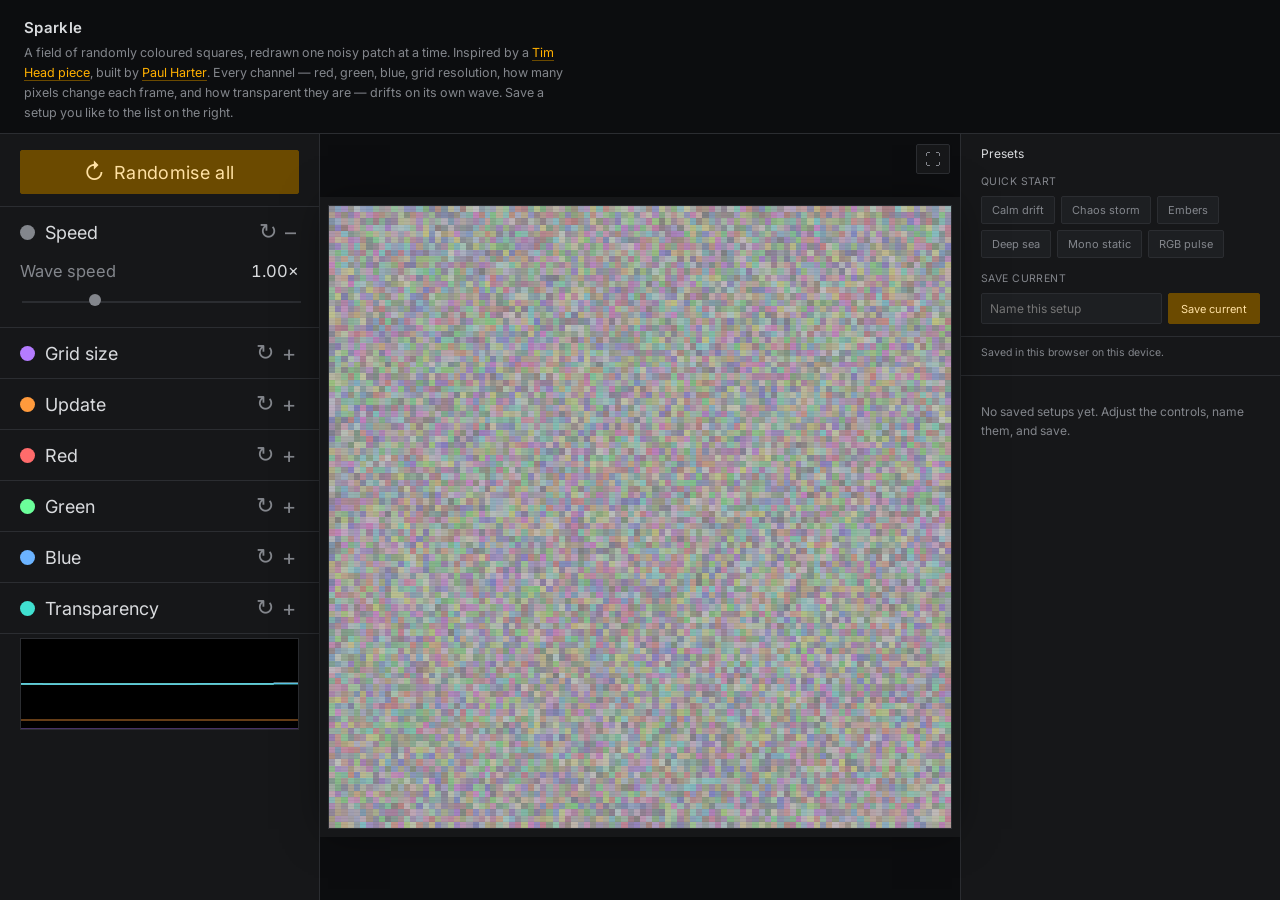
<file: index.html>
<!doctype html>
<html lang="en">
<head>
<meta charset="utf-8">
<meta name="viewport" content="width=device-width, initial-scale=1">
<title>Sparkle — a noise instrument</title>
<link rel="preconnect" href="https://fonts.googleapis.com">
<link rel="preconnect" href="https://fonts.gstatic.com" crossorigin>
<link href="https://fonts.googleapis.com/css2?family=Inter:wght@400;500;600&display=swap" rel="stylesheet">
<link rel="stylesheet" href="style.css">
</head>
<body>

<header>
  <h1>Sparkle</h1>
  <p>
    A field of randomly coloured squares, redrawn one noisy patch at a time. Inspired by a
    <a href="http://www.timhead.net/art/art2000/81sce.htm" target="_blank" rel="noopener">Tim Head piece</a>,
    built by <a href="https://glowinthedark.co.uk/" target="_blank" rel="noopener">Paul Harter</a>. Every channel —
    red, green, blue, grid resolution, how many pixels change each frame, and how transparent they are — drifts
    on its own wave. Save a setup you like to the list on the right.
  </p>
</header>

<main>
  <aside class="panel panel-left">
    <div class="randomize-all-row">
      <button type="button" id="randomizeAllBtn" class="randomize-all-btn"><span class="icon">↻</span>Randomise all</button>
    </div>
    <details class="group" open style="--c: var(--text-dim)">
      <summary>
        <span class="label"><span class="swatch"></span>Speed</span>
        <span class="summary-right">
          <button type="button" class="randomize-btn" data-randomize-group title="Randomise speed">↻</button>
          <span class="toggle-icon" title="Customise speed"></span>
        </span>
      </summary>
      <div class="group-body">
        <div class="field">
          <div class="field-label"><span>Wave speed</span><span class="val" id="val-speed">1.00×</span></div>
          <input type="range" id="speed" min="0" max="4" step="0.05" value="1">
        </div>
      </div>
    </details>

    <details class="group" data-trace="size" style="--c: var(--sizecol)">
      <summary>
        <span class="label"><span class="swatch"></span>Grid size</span>
        <span class="summary-right">
          <button type="button" class="randomize-btn" data-randomize-group title="Randomise grid size">↻</button>
          <span class="toggle-icon" title="Customise grid size"></span>
        </span>
      </summary>
      <div class="group-body">
        <div class="field">
          <div class="field-label"><span>Mean (pixels per side)</span><span class="val" id="val-cs_mean">100</span></div>
          <input type="range" id="cs_mean" min="100" max="2000" step="5" value="100">
        </div>
        <div class="field">
          <div class="field-label"><span>Amplitude</span><span class="val" id="val-cs_amplitude">0</span></div>
          <input type="range" id="cs_amplitude" min="0" max="950" step="5" value="0">
        </div>
        <div class="field">
          <div class="field-label"><span>Frequency</span><span class="val" id="val-cs_frequency">0.10</span></div>
          <input type="range" id="cs_frequency" min="0.01" max="1" step="0.01" value="0.1">
        </div>
        <div class="field">
          <div class="field-label"><span>Phase offset</span><span class="val" id="val-cs_phase">0.00</span></div>
          <input type="range" id="cs_phase" min="0" max="1" step="0.01" value="0">
        </div>
        <div class="field">
          <div class="field-label"><span>Shape</span></div>
          <select class="shape" id="cs_shape">
            <option value="sine">Sine</option>
            <option value="triangle">Triangle</option>
            <option value="square">Square</option>
            <option value="sawtooth">Sawtooth</option>
          </select>
        </div>
      </div>
    </details>

    <details class="group" data-trace="update" style="--c: var(--density)">
      <summary>
        <span class="label"><span class="swatch"></span>Update</span>
        <span class="summary-right">
          <button type="button" class="randomize-btn" data-randomize-group title="Randomise update">↻</button>
          <span class="toggle-icon" title="Customise update"></span>
        </span>
      </summary>
      <div class="group-body">
        <div class="field">
          <div class="field-label"><span>Mean (% pixels / frame)</span><span class="val" id="val-pp_mean">10</span></div>
          <input type="range" id="pp_mean" min="0.1" max="100" step="0.1" value="10">
        </div>
        <div class="field">
          <div class="field-label"><span>Amplitude</span><span class="val" id="val-pp_amplitude">0</span></div>
          <input type="range" id="pp_amplitude" min="0" max="50" step="0.1" value="0">
        </div>
        <div class="field">
          <div class="field-label"><span>Frequency</span><span class="val" id="val-pp_frequency">0.10</span></div>
          <input type="range" id="pp_frequency" min="0.01" max="1" step="0.01" value="0.1">
        </div>
        <div class="field">
          <div class="field-label"><span>Phase offset</span><span class="val" id="val-pp_phase">0.00</span></div>
          <input type="range" id="pp_phase" min="0" max="1" step="0.01" value="0">
        </div>
        <div class="field">
          <div class="field-label"><span>Shape</span></div>
          <select class="shape" id="pp_shape">
            <option value="sine">Sine</option>
            <option value="triangle">Triangle</option>
            <option value="square">Square</option>
            <option value="sawtooth">Sawtooth</option>
          </select>
        </div>
      </div>
    </details>

    <details class="group" data-trace="r" style="--c: var(--red)">
      <summary>
        <span class="label"><span class="swatch"></span>Red</span>
        <span class="summary-right">
          <button type="button" class="randomize-btn" data-randomize-group title="Randomise red">↻</button>
          <span class="toggle-icon" title="Customise red"></span>
        </span>
      </summary>
      <div class="group-body">
        <div class="field">
          <div class="field-label"><span>Mean</span><span class="val" id="val-r_mean">128</span></div>
          <input type="range" id="r_mean" min="1" max="256" step="1" value="128">
        </div>
        <div class="field">
          <div class="field-label"><span>Amplitude</span><span class="val" id="val-r_amplitude">1</span></div>
          <input type="range" id="r_amplitude" min="0" max="128" step="1" value="1">
        </div>
        <div class="field">
          <div class="field-label"><span>Frequency</span><span class="val" id="val-r_frequency">0.10</span></div>
          <input type="range" id="r_frequency" min="0.01" max="1" step="0.01" value="0.1">
        </div>
        <div class="field">
          <div class="field-label"><span>Phase offset</span><span class="val" id="val-r_phase">0.00</span></div>
          <input type="range" id="r_phase" min="0" max="1" step="0.01" value="0">
        </div>
        <div class="field">
          <div class="field-label"><span>Shape</span></div>
          <select class="shape" id="r_shape">
            <option value="sine">Sine</option>
            <option value="triangle">Triangle</option>
            <option value="square">Square</option>
            <option value="sawtooth">Sawtooth</option>
          </select>
        </div>
      </div>
    </details>

    <details class="group" data-trace="g" style="--c: var(--green)">
      <summary>
        <span class="label"><span class="swatch"></span>Green</span>
        <span class="summary-right">
          <button type="button" class="randomize-btn" data-randomize-group title="Randomise green">↻</button>
          <span class="toggle-icon" title="Customise green"></span>
        </span>
      </summary>
      <div class="group-body">
        <div class="field">
          <div class="field-label"><span>Mean</span><span class="val" id="val-g_mean">128</span></div>
          <input type="range" id="g_mean" min="1" max="256" step="1" value="128">
        </div>
        <div class="field">
          <div class="field-label"><span>Amplitude</span><span class="val" id="val-g_amplitude">1</span></div>
          <input type="range" id="g_amplitude" min="0" max="128" step="1" value="1">
        </div>
        <div class="field">
          <div class="field-label"><span>Frequency</span><span class="val" id="val-g_frequency">0.10</span></div>
          <input type="range" id="g_frequency" min="0.01" max="1" step="0.01" value="0.1">
        </div>
        <div class="field">
          <div class="field-label"><span>Phase offset</span><span class="val" id="val-g_phase">0.00</span></div>
          <input type="range" id="g_phase" min="0" max="1" step="0.01" value="0">
        </div>
        <div class="field">
          <div class="field-label"><span>Shape</span></div>
          <select class="shape" id="g_shape">
            <option value="sine">Sine</option>
            <option value="triangle">Triangle</option>
            <option value="square">Square</option>
            <option value="sawtooth">Sawtooth</option>
          </select>
        </div>
      </div>
    </details>

    <details class="group" data-trace="b" style="--c: var(--blue)">
      <summary>
        <span class="label"><span class="swatch"></span>Blue</span>
        <span class="summary-right">
          <button type="button" class="randomize-btn" data-randomize-group title="Randomise blue">↻</button>
          <span class="toggle-icon" title="Customise blue"></span>
        </span>
      </summary>
      <div class="group-body">
        <div class="field">
          <div class="field-label"><span>Mean</span><span class="val" id="val-b_mean">128</span></div>
          <input type="range" id="b_mean" min="1" max="256" step="1" value="128">
        </div>
        <div class="field">
          <div class="field-label"><span>Amplitude</span><span class="val" id="val-b_amplitude">1</span></div>
          <input type="range" id="b_amplitude" min="0" max="128" step="1" value="1">
        </div>
        <div class="field">
          <div class="field-label"><span>Frequency</span><span class="val" id="val-b_frequency">0.10</span></div>
          <input type="range" id="b_frequency" min="0.01" max="1" step="0.01" value="0.1">
        </div>
        <div class="field">
          <div class="field-label"><span>Phase offset</span><span class="val" id="val-b_phase">0.00</span></div>
          <input type="range" id="b_phase" min="0" max="1" step="0.01" value="0">
        </div>
        <div class="field">
          <div class="field-label"><span>Shape</span></div>
          <select class="shape" id="b_shape">
            <option value="sine">Sine</option>
            <option value="triangle">Triangle</option>
            <option value="square">Square</option>
            <option value="sawtooth">Sawtooth</option>
          </select>
        </div>
      </div>
    </details>

    <details class="group" data-trace="alpha" style="--c: var(--alphacol)">
      <summary>
        <span class="label"><span class="swatch"></span>Transparency</span>
        <span class="summary-right">
          <button type="button" class="randomize-btn" data-randomize-group title="Randomise transparency">↻</button>
          <span class="toggle-icon" title="Customise transparency"></span>
        </span>
      </summary>
      <div class="group-body">
        <div class="field">
          <div class="field-label"><span>Mean</span><span class="val" id="val-ap_mean">128</span></div>
          <input type="range" id="ap_mean" min="1" max="256" step="1" value="128">
        </div>
        <div class="field">
          <div class="field-label"><span>Amplitude</span><span class="val" id="val-ap_amplitude">0</span></div>
          <input type="range" id="ap_amplitude" min="0" max="128" step="1" value="0">
        </div>
        <div class="field">
          <div class="field-label"><span>Frequency</span><span class="val" id="val-ap_frequency">0.10</span></div>
          <input type="range" id="ap_frequency" min="0.01" max="1" step="0.01" value="0.1">
        </div>
        <div class="field">
          <div class="field-label"><span>Phase offset</span><span class="val" id="val-ap_phase">0.00</span></div>
          <input type="range" id="ap_phase" min="0" max="1" step="0.01" value="0">
        </div>
        <div class="field">
          <div class="field-label"><span>Shape</span></div>
          <select class="shape" id="ap_shape">
            <option value="sine">Sine</option>
            <option value="triangle">Triangle</option>
            <option value="square">Square</option>
            <option value="sawtooth">Sawtooth</option>
          </select>
        </div>
      </div>
    </details>

    <div class="scope">
      <canvas id="scopeCanvas" width="300" height="90"></canvas>
    </div>
  </aside>

  <div class="stage">
    <button type="button" id="fullscreenBtn" class="fullscreen-btn" title="Full screen (F)">⛶</button>
    <div class="canvas-frame">
      <canvas id="sparkleCanvas" width="100" height="100"></canvas>
    </div>
  </div>

  <aside class="panel panel-right">
    <div class="panel-right-header">
      <div class="title">Presets</div>
      <div class="subtitle">Quick start</div>
      <div class="builtin-presets" id="builtinPresets"></div>
      <div class="subtitle">Save current</div>
      <div class="save-row">
        <input type="text" id="presetName" placeholder="Name this setup" maxlength="60">
        <button id="savePresetBtn">Save current</button>
      </div>
    </div>
    <div class="cookie-note" id="cookieNote">Saved in this browser on this device.</div>
    <div class="preset-list" id="presetList">
      <div class="preset-empty">No saved setups yet. Adjust the controls, name them, and save.</div>
    </div>
  </aside>
</main>

<script src="script.js"></script>

</body>
</html>
</file>
<file: style.css>
:root{
  --bg: #0c0d0f;
  --panel: #161719;
  --panel-raised: #1d1f22;
  --line: #2b2d31;
  --text: #d9dbde;
  --text-dim: #83868c;
  --accent: #ffb000;
  --accent-dim: #6b4a00;
  --red: #ff6b6b;
  --green: #6bff9a;
  --blue: #6bb3ff;
  --density: #ff9a3c;
  --alphacol: #40e0d0;
  --sizecol: #b47cff;
  --danger: #ff6b6b;
}
* { box-sizing: border-box; }
html, body {
  margin: 0;
  height: 100%;
  background: var(--bg);
  color: var(--text);
  font-family: 'Inter', system-ui, -apple-system, 'Segoe UI', sans-serif;
  font-variant-numeric: tabular-nums;
}
body {
  display: flex;
  flex-direction: column;
  min-height: 100%;
  overflow: hidden;
}

header {
  padding: 18px 24px 10px;
  border-bottom: 1px solid var(--line);
  flex-shrink: 0;
}
header h1 {
  margin: 0 0 6px;
  font-size: 15px;
  font-weight: 600;
  letter-spacing: 0.02em;
  color: var(--text);
}
header p {
  margin: 0;
  max-width: 68ch;
  font-size: 12.5px;
  line-height: 1.6;
  color: var(--text-dim);
}
header a { color: var(--accent); text-decoration: none; border-bottom: 1px solid var(--accent-dim); }
header a:hover { border-bottom-color: var(--accent); }

main {
  flex: 1;
  display: flex;
  gap: 0;
  min-height: 0;
}

.panel {
  width: 320px;
  flex-shrink: 0;
  background: var(--panel);
  overflow-y: auto;
}
.panel-left { border-right: 1px solid var(--line); padding: 4px 0 24px; }
.panel-right { border-left: 1px solid var(--line); display: flex; flex-direction: column; }

.stage {
  position: relative;
  flex: 1;
  display: flex;
  align-items: center;
  justify-content: center;
  padding: 24px;
  min-width: 0;
  min-height: 0;
}
.canvas-frame {
  position: relative;
  background: #fff;
  border: 1px solid var(--line);
  box-shadow: 0 0 0 8px var(--panel), 0 0 40px rgba(0,0,0,0.5);
  flex-shrink: 0;
}
#sparkleCanvas {
  width: 100%;
  height: 100%;
  display: block;
  image-rendering: pixelated;
}
.canvas-frame::after{
  content: "";
  position: absolute;
  inset: 0;
  pointer-events: none;
  background: repeating-linear-gradient(
    to bottom,
    rgba(0,0,0,0.12) 0px,
    rgba(0,0,0,0.12) 1px,
    transparent 1px,
    transparent 3px
  );
  mix-blend-mode: multiply;
  opacity: 0.35;
}

/* --- Full screen --- */
.fullscreen-btn {
  position: absolute;
  top: 10px;
  right: 10px;
  z-index: 2;
  background: var(--panel);
  border: 1px solid var(--line);
  color: var(--text-dim);
  font-family: inherit;
  font-size: 16px;
  line-height: 1;
  padding: 6px 8px;
  border-radius: 2px;
  cursor: pointer;
}
.fullscreen-btn:hover { color: var(--accent); border-color: var(--accent); }
body.is-fullscreen { background: #000; }
body.is-fullscreen header,
body.is-fullscreen .panel { display: none; }
body.is-fullscreen .stage { padding: 0; }
body.is-fullscreen .canvas-frame { border: none; box-shadow: none; }
body.is-fullscreen .fullscreen-btn { opacity: 0; transition: opacity 0.3s; }
body.is-fullscreen .fullscreen-btn.visible,
body.is-fullscreen .fullscreen-btn:hover { opacity: 1; }
body.is-fullscreen.hide-cursor { cursor: none; }

.group {
  border-bottom: 1px solid var(--line);
}
.group > summary {
  list-style: none;
  cursor: pointer;
  padding: 12px 20px;
  font-size: 18px;
  color: var(--text);
  display: flex;
  align-items: center;
  user-select: none;
  gap: 8px;
}
.group > summary::-webkit-details-marker { display: none; }
.group > summary .label { display: flex; align-items: center; min-width: 0; flex: 1; }
.group > summary .summary-right { display: flex; align-items: center; gap: 2px; flex-shrink: 0; }
.randomize-btn {
  background: transparent;
  border: none;
  color: var(--text-dim);
  font-size: 22px;
  line-height: 1;
  padding: 2px 3px;
  border-radius: 2px;
  cursor: pointer;
}
.randomize-btn:hover { color: var(--accent); }
.toggle-icon {
  display: inline-flex;
  align-items: center;
  justify-content: center;
  color: var(--text-dim);
  font-size: 22px;
  line-height: 1;
  padding: 2px 3px;
}
.toggle-icon::after { content: "+"; }
.group[open] .toggle-icon::after { content: "–"; }
.toggle-icon:hover { color: var(--accent); }
.group .swatch {
  display: inline-block;
  width: 15px; height: 15px;
  border-radius: 50%;
  background: var(--c);
  margin-right: 10px;
  flex-shrink: 0;
}
.group-body {
  padding: 4px 20px 16px;
}

.field { margin-bottom: 14px; }
.field:last-child { margin-bottom: 4px; }
.field-label {
  display: flex;
  justify-content: space-between;
  font-size: 16.5px;
  color: var(--text-dim);
  margin-bottom: 6px;
}
.field-label span.val { color: var(--text); }

input[type="range"] {
  -webkit-appearance: none;
  width: 100%;
  height: 2px;
  background: var(--line);
  outline: none;
}
input[type="range"]::-webkit-slider-thumb {
  -webkit-appearance: none;
  width: 12px;
  height: 12px;
  border-radius: 50%;
  background: var(--c, var(--accent));
  cursor: pointer;
  margin-top: -5px;
}
input[type="range"]::-moz-range-thumb {
  width: 12px;
  height: 12px;
  border: none;
  border-radius: 50%;
  background: var(--c, var(--accent));
  cursor: pointer;
}
input[type="range"]::-moz-range-track {
  height: 2px;
  background: var(--line);
}

select.shape {
  width: 100%;
  background: var(--panel-raised);
  color: var(--text);
  border: 1px solid var(--line);
  padding: 6px 8px;
  font-family: inherit;
  font-size: 18px;
  border-radius: 2px;
}

.scope {
  margin: 4px 20px 20px;
  border: 1px solid var(--line);
  background: #000;
}
canvas#scopeCanvas { display: block; width: 100%; height: 90px; }

/* --- Randomize all --- */
.randomize-all-row {
  padding: 12px 20px;
  border-bottom: 1px solid var(--line);
  flex-shrink: 0;
}
.randomize-all-btn {
  width: 100%;
  background: var(--accent-dim);
  color: #ffe1a3;
  border: 1px solid var(--accent-dim);
  font-family: inherit;
  font-size: 18px;
  padding: 10px 12px;
  border-radius: 2px;
  cursor: pointer;
  letter-spacing: 0.02em;
  display: flex;
  align-items: center;
  justify-content: center;
  gap: 8px;
}
.randomize-all-btn .icon { font-size: 22px; line-height: 1; }
.randomize-all-btn:hover { background: var(--accent); color: #1a1200; }

/* --- Presets panel --- */
.panel-right-header {
  padding: 12px 20px;
  border-bottom: 1px solid var(--line);
  flex-shrink: 0;
}
.panel-right-header .title {
  font-size: 12px;
  color: var(--text);
  margin-bottom: 10px;
}
.panel-right-header .subtitle {
  font-size: 10.5px;
  color: var(--text-dim);
  text-transform: uppercase;
  letter-spacing: 0.04em;
  margin: 14px 0 8px;
}
.builtin-presets {
  display: flex;
  flex-wrap: wrap;
  gap: 6px;
}
.builtin-presets button {
  background: var(--panel-raised);
  border: 1px solid var(--line);
  color: var(--text-dim);
  font-family: inherit;
  font-size: 11px;
  padding: 6px 10px;
  border-radius: 2px;
  cursor: pointer;
}
.builtin-presets button:hover { border-color: var(--accent); color: var(--accent); }
.save-row {
  display: flex;
  gap: 6px;
}
.save-row input[type="text"] {
  flex: 1;
  min-width: 0;
  background: var(--panel-raised);
  border: 1px solid var(--line);
  color: var(--text);
  font-family: inherit;
  font-size: 12px;
  padding: 7px 8px;
  border-radius: 2px;
}
.save-row input[type="text"]:focus { outline: 1px solid var(--accent-dim); }
.save-row button {
  background: var(--accent-dim);
  color: #ffe1a3;
  border: 1px solid var(--accent-dim);
  font-family: inherit;
  font-size: 11px;
  padding: 0 12px;
  border-radius: 2px;
  cursor: pointer;
  white-space: nowrap;
}
.save-row button:hover { background: var(--accent); color: #1a1200; }

.preset-list {
  flex: 1;
  overflow-y: auto;
  padding: 6px 0;
}
.preset-empty {
  padding: 20px;
  font-size: 12px;
  color: var(--text-dim);
  line-height: 1.6;
}
.preset-item {
  padding: 10px 20px;
  border-bottom: 1px solid var(--line);
  display: flex;
  align-items: center;
  gap: 8px;
}
.preset-item .meta { flex: 1; min-width: 0; }
.preset-item .name {
  font-size: 12px;
  color: var(--text);
  white-space: nowrap;
  overflow: hidden;
  text-overflow: ellipsis;
}
.preset-item .time {
  font-size: 10px;
  color: var(--text-dim);
  margin-top: 2px;
}
.preset-item .actions {
  display: flex;
  gap: 6px;
  flex-shrink: 0;
}
.preset-item button {
  background: transparent;
  border: 1px solid var(--line);
  color: var(--text-dim);
  font-family: inherit;
  font-size: 10px;
  padding: 5px 9px;
  border-radius: 2px;
  cursor: pointer;
}
.preset-item button.restore:hover { border-color: var(--accent); color: var(--accent); }
.preset-item button.delete:hover { border-color: var(--danger); color: var(--danger); }
.cookie-note {
  padding: 8px 20px 14px;
  font-size: 10.5px;
  color: var(--text-dim);
  line-height: 1.5;
  border-bottom: 1px solid var(--line);
}

::-webkit-scrollbar { width: 8px; }
::-webkit-scrollbar-track { background: var(--panel); }
::-webkit-scrollbar-thumb { background: var(--line); }

@media (max-width: 900px) {
  /* Scroll the whole page (not just main) so the header scrolls away. */
  html, body { height: auto; }
  main { flex-direction: column; flex: none; }
  body { overflow: visible; }
  html:has(body.is-fullscreen), body.is-fullscreen { height: 100%; }
  body.is-fullscreen main { flex: 1; }
  .panel { width: 100%; }
  .panel-left { border-right: none; border-bottom: 1px solid var(--line); }
  .panel-right { border-left: none; border-top: 1px solid var(--line); }
  .stage { padding: 16px; order: -1; flex: none; }
  body.is-fullscreen .stage { flex: 1; padding: 0; }
  body.is-fullscreen main { overflow: hidden; }
  body.is-fullscreen { overflow: hidden; }
}
</file>
